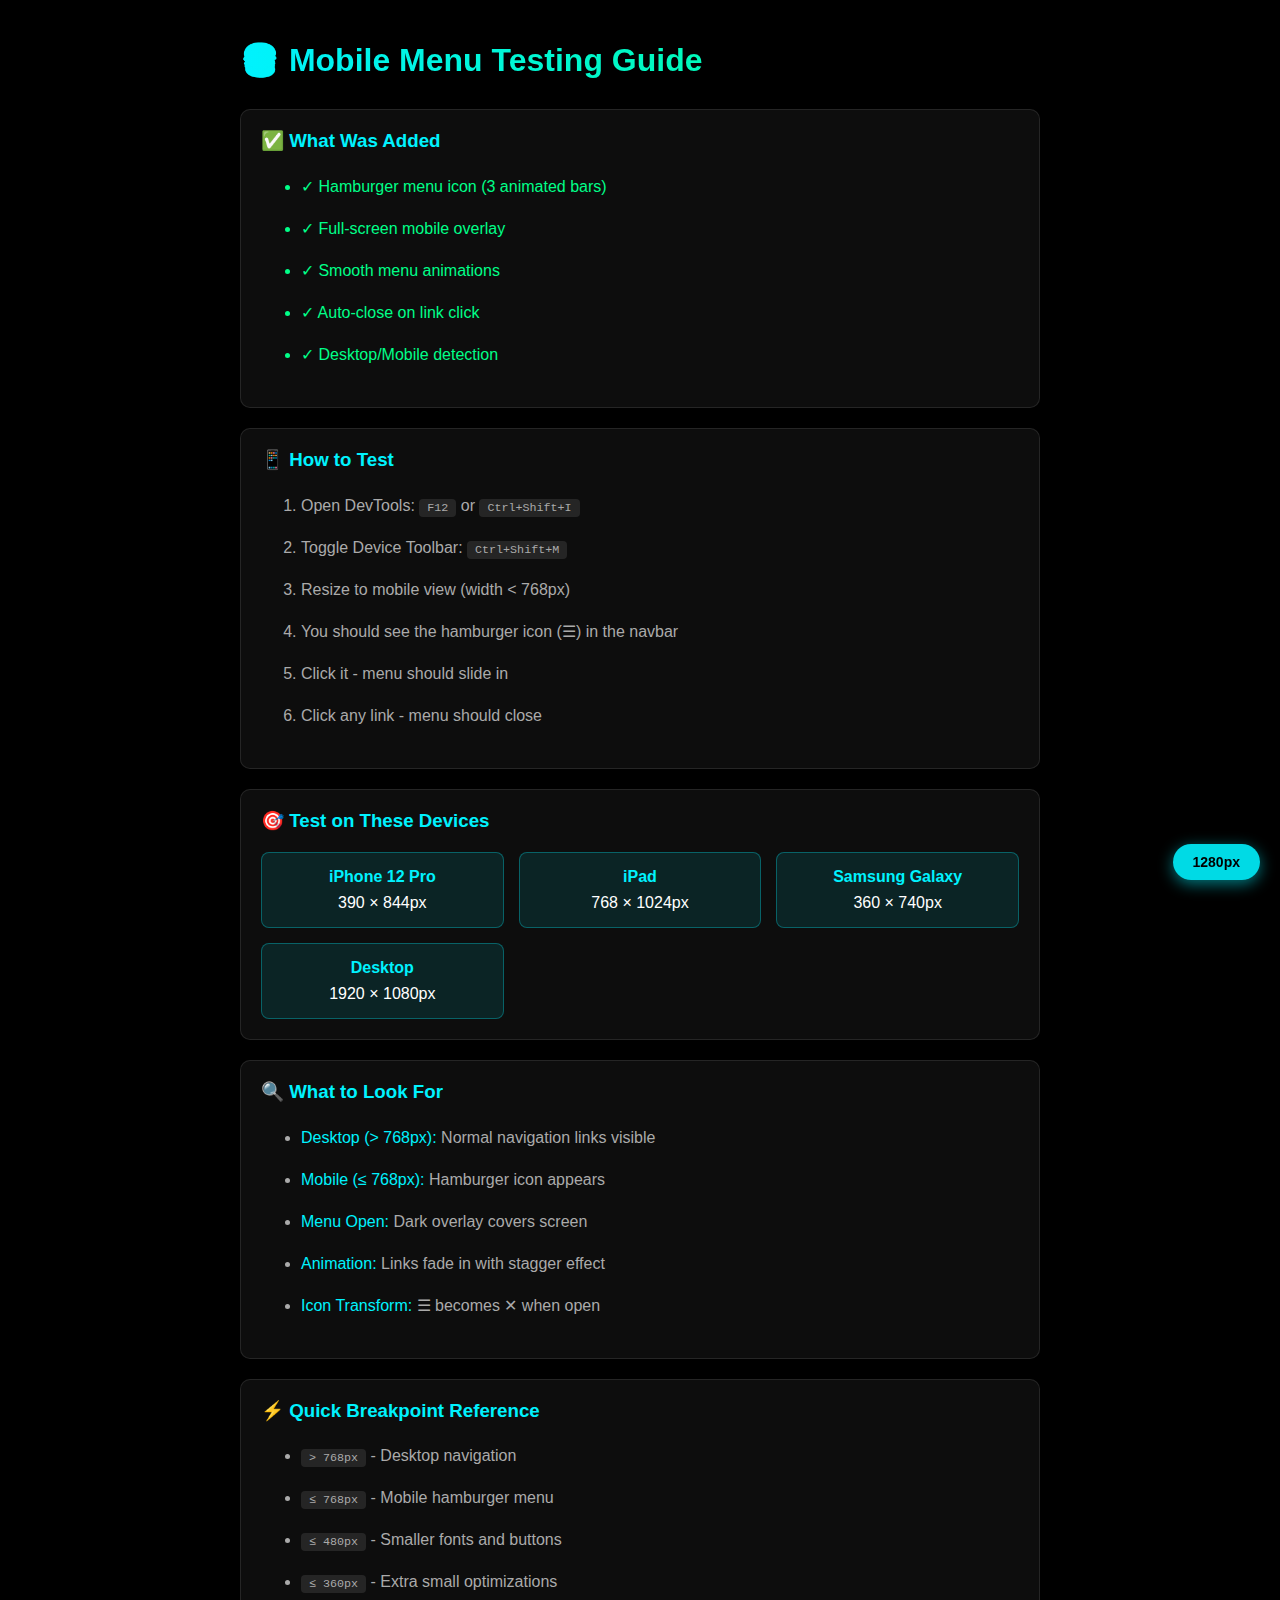
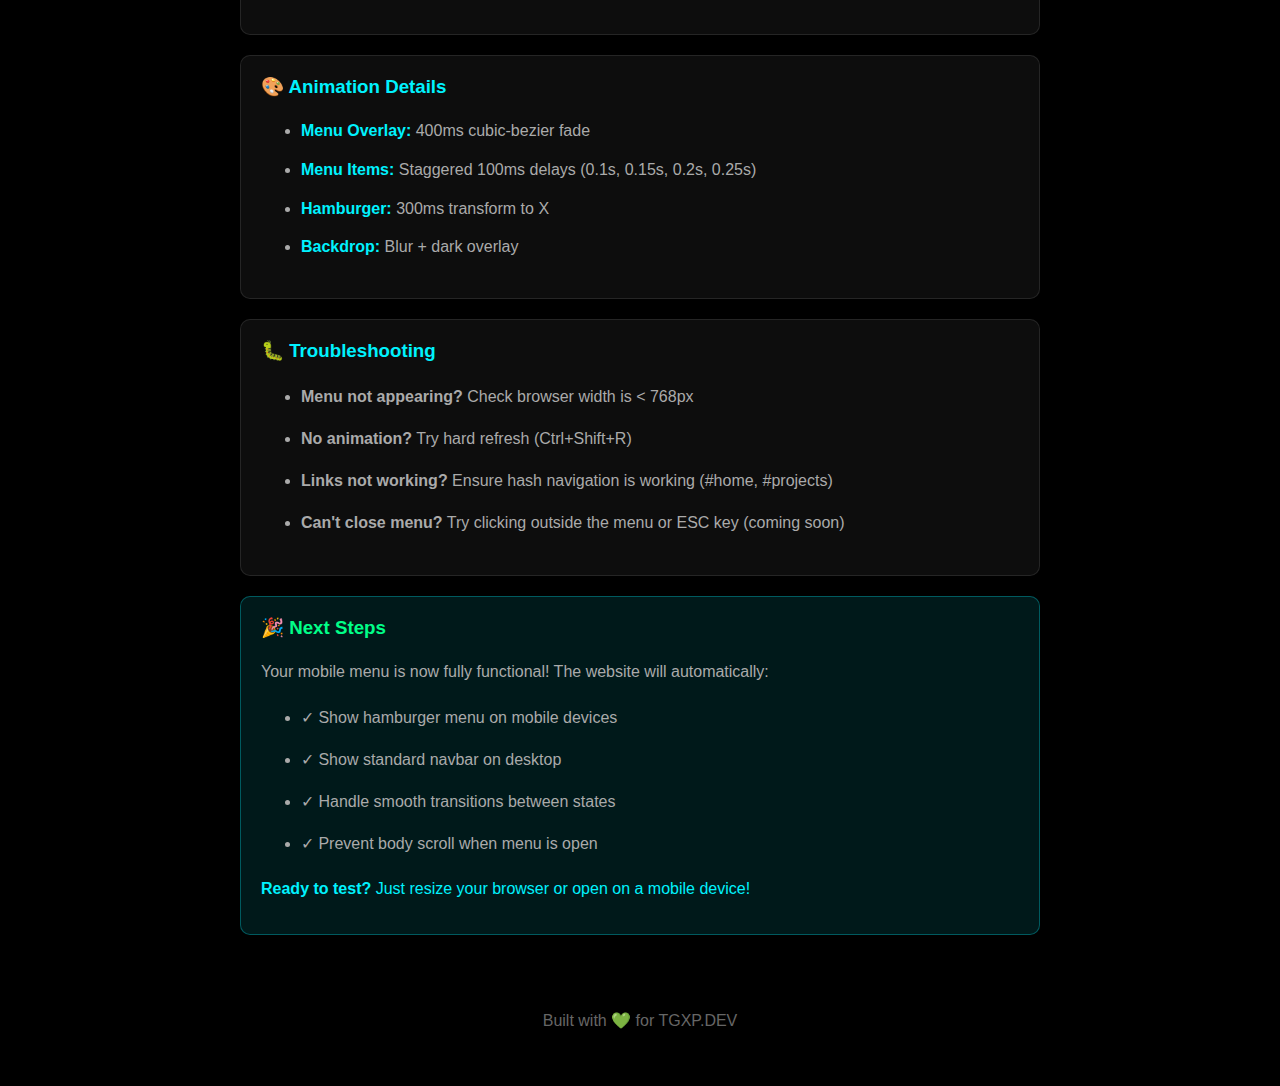
<file: mobile-menu-test.html>
<!DOCTYPE html>
<html lang="en">
<head>
    <meta charset="UTF-8">
    <meta name="viewport" content="width=device-width, initial-scale=1.0">
    <title>Mobile Menu Test - TGXP.DEV</title>
    <style>
        body {
            margin: 0;
            padding: 20px;
            font-family: Arial, sans-serif;
            background: #000;
            color: #fff;
        }
        .container {
            max-width: 800px;
            margin: 0 auto;
        }
        h1 {
            background: linear-gradient(90deg, #00f2fe, #00ff88);
            -webkit-background-clip: text;
            -webkit-text-fill-color: transparent;
            margin-bottom: 30px;
        }
        .test-card {
            background: rgba(255,255,255,0.05);
            padding: 20px;
            border-radius: 10px;
            margin-bottom: 20px;
            border: 1px solid rgba(255,255,255,0.1);
        }
        .test-card h3 {
            color: #00f2fe;
            margin-top: 0;
        }
        .test-card ul {
            line-height: 2;
            color: #aaa;
        }
        .test-card li {
            margin-bottom: 10px;
        }
        .success {
            color: #00ff88;
        }
        .info {
            color: #00f2fe;
        }
        code {
            background: rgba(255,255,255,0.1);
            padding: 2px 8px;
            border-radius: 4px;
            font-size: 0.9em;
        }
        .device-sizes {
            display: grid;
            grid-template-columns: repeat(auto-fit, minmax(200px, 1fr));
            gap: 15px;
            margin-top: 20px;
        }
        .device {
            background: rgba(0, 242, 254, 0.1);
            padding: 15px;
            border-radius: 8px;
            text-align: center;
            border: 1px solid rgba(0, 242, 254, 0.3);
        }
        .device strong {
            display: block;
            color: #00f2fe;
            margin-bottom: 8px;
        }
    </style>
</head>
<body>
    <div class="container">
        <h1>🍔 Mobile Menu Testing Guide</h1>
        
        <div class="test-card">
            <h3>✅ What Was Added</h3>
            <ul>
                <li class="success">✓ Hamburger menu icon (3 animated bars)</li>
                <li class="success">✓ Full-screen mobile overlay</li>
                <li class="success">✓ Smooth menu animations</li>
                <li class="success">✓ Auto-close on link click</li>
                <li class="success">✓ Desktop/Mobile detection</li>
            </ul>
        </div>

        <div class="test-card">
            <h3>📱 How to Test</h3>
            <ol style="line-height: 2; color: #aaa;">
                <li>Open DevTools: <code>F12</code> or <code>Ctrl+Shift+I</code></li>
                <li>Toggle Device Toolbar: <code>Ctrl+Shift+M</code></li>
                <li>Resize to mobile view (width &lt; 768px)</li>
                <li>You should see the hamburger icon (☰) in the navbar</li>
                <li>Click it - menu should slide in</li>
                <li>Click any link - menu should close</li>
            </ol>
        </div>

        <div class="test-card">
            <h3>🎯 Test on These Devices</h3>
            <div class="device-sizes">
                <div class="device">
                    <strong>iPhone 12 Pro</strong>
                    390 × 844px
                </div>
                <div class="device">
                    <strong>iPad</strong>
                    768 × 1024px
                </div>
                <div class="device">
                    <strong>Samsung Galaxy</strong>
                    360 × 740px
                </div>
                <div class="device">
                    <strong>Desktop</strong>
                    1920 × 1080px
                </div>
            </div>
        </div>

        <div class="test-card">
            <h3>🔍 What to Look For</h3>
            <ul style="color: #aaa;">
                <li><span class="info">Desktop (> 768px):</span> Normal navigation links visible</li>
                <li><span class="info">Mobile (≤ 768px):</span> Hamburger icon appears</li>
                <li><span class="info">Menu Open:</span> Dark overlay covers screen</li>
                <li><span class="info">Animation:</span> Links fade in with stagger effect</li>
                <li><span class="info">Icon Transform:</span> ☰ becomes ✕ when open</li>
            </ul>
        </div>

        <div class="test-card">
            <h3>⚡ Quick Breakpoint Reference</h3>
            <ul style="color: #aaa; line-height: 2;">
                <li><code>&gt; 768px</code> - Desktop navigation</li>
                <li><code>≤ 768px</code> - Mobile hamburger menu</li>
                <li><code>≤ 480px</code> - Smaller fonts and buttons</li>
                <li><code>≤ 360px</code> - Extra small optimizations</li>
            </ul>
        </div>

        <div class="test-card">
            <h3>🎨 Animation Details</h3>
            <ul style="color: #aaa; line-height: 1.8;">
                <li><strong style="color: #00f2fe;">Menu Overlay:</strong> 400ms cubic-bezier fade</li>
                <li><strong style="color: #00f2fe;">Menu Items:</strong> Staggered 100ms delays (0.1s, 0.15s, 0.2s, 0.25s)</li>
                <li><strong style="color: #00f2fe;">Hamburger:</strong> 300ms transform to X</li>
                <li><strong style="color: #00f2fe;">Backdrop:</strong> Blur + dark overlay</li>
            </ul>
        </div>

        <div class="test-card">
            <h3>🐛 Troubleshooting</h3>
            <ul style="color: #aaa; line-height: 2;">
                <li><strong>Menu not appearing?</strong> Check browser width is &lt; 768px</li>
                <li><strong>No animation?</strong> Try hard refresh (Ctrl+Shift+R)</li>
                <li><strong>Links not working?</strong> Ensure hash navigation is working (#home, #projects)</li>
                <li><strong>Can't close menu?</strong> Try clicking outside the menu or ESC key (coming soon)</li>
            </ul>
        </div>

        <div class="test-card" style="background: rgba(0, 242, 254, 0.1); border-color: rgba(0, 242, 254, 0.3);">
            <h3 style="color: #00ff88;">🎉 Next Steps</h3>
            <p style="color: #aaa; line-height: 1.8;">
                Your mobile menu is now fully functional! The website will automatically:
            </p>
            <ul style="color: #aaa; line-height: 2;">
                <li>✓ Show hamburger menu on mobile devices</li>
                <li>✓ Show standard navbar on desktop</li>
                <li>✓ Handle smooth transitions between states</li>
                <li>✓ Prevent body scroll when menu is open</li>
            </ul>
            <p style="color: #00f2fe; margin-top: 20px;">
                <strong>Ready to test?</strong> Just resize your browser or open on a mobile device!
            </p>
        </div>

        <div style="text-align: center; margin-top: 40px; padding: 20px; color: #666;">
            <p>Built with 💚 for TGXP.DEV</p>
        </div>
    </div>

    <script>
        // Display current viewport width
        function updateViewportWidth() {
            const width = window.innerWidth;
            const indicator = document.createElement('div');
            indicator.style.cssText = `
                position: fixed;
                bottom: 20px;
                right: 20px;
                background: rgba(0, 242, 254, 0.9);
                color: #000;
                padding: 10px 20px;
                border-radius: 50px;
                font-weight: bold;
                font-size: 14px;
                z-index: 9999;
                box-shadow: 0 4px 15px rgba(0, 242, 254, 0.5);
            `;
            indicator.textContent = `${width}px`;
            
            // Remove old indicator if exists
            const old = document.querySelector('.viewport-indicator');
            if (old) old.remove();
            
            indicator.className = 'viewport-indicator';
            document.body.appendChild(indicator);
        }

        window.addEventListener('resize', updateViewportWidth);
        updateViewportWidth();
    </script>
</body>
</html>
</file>
